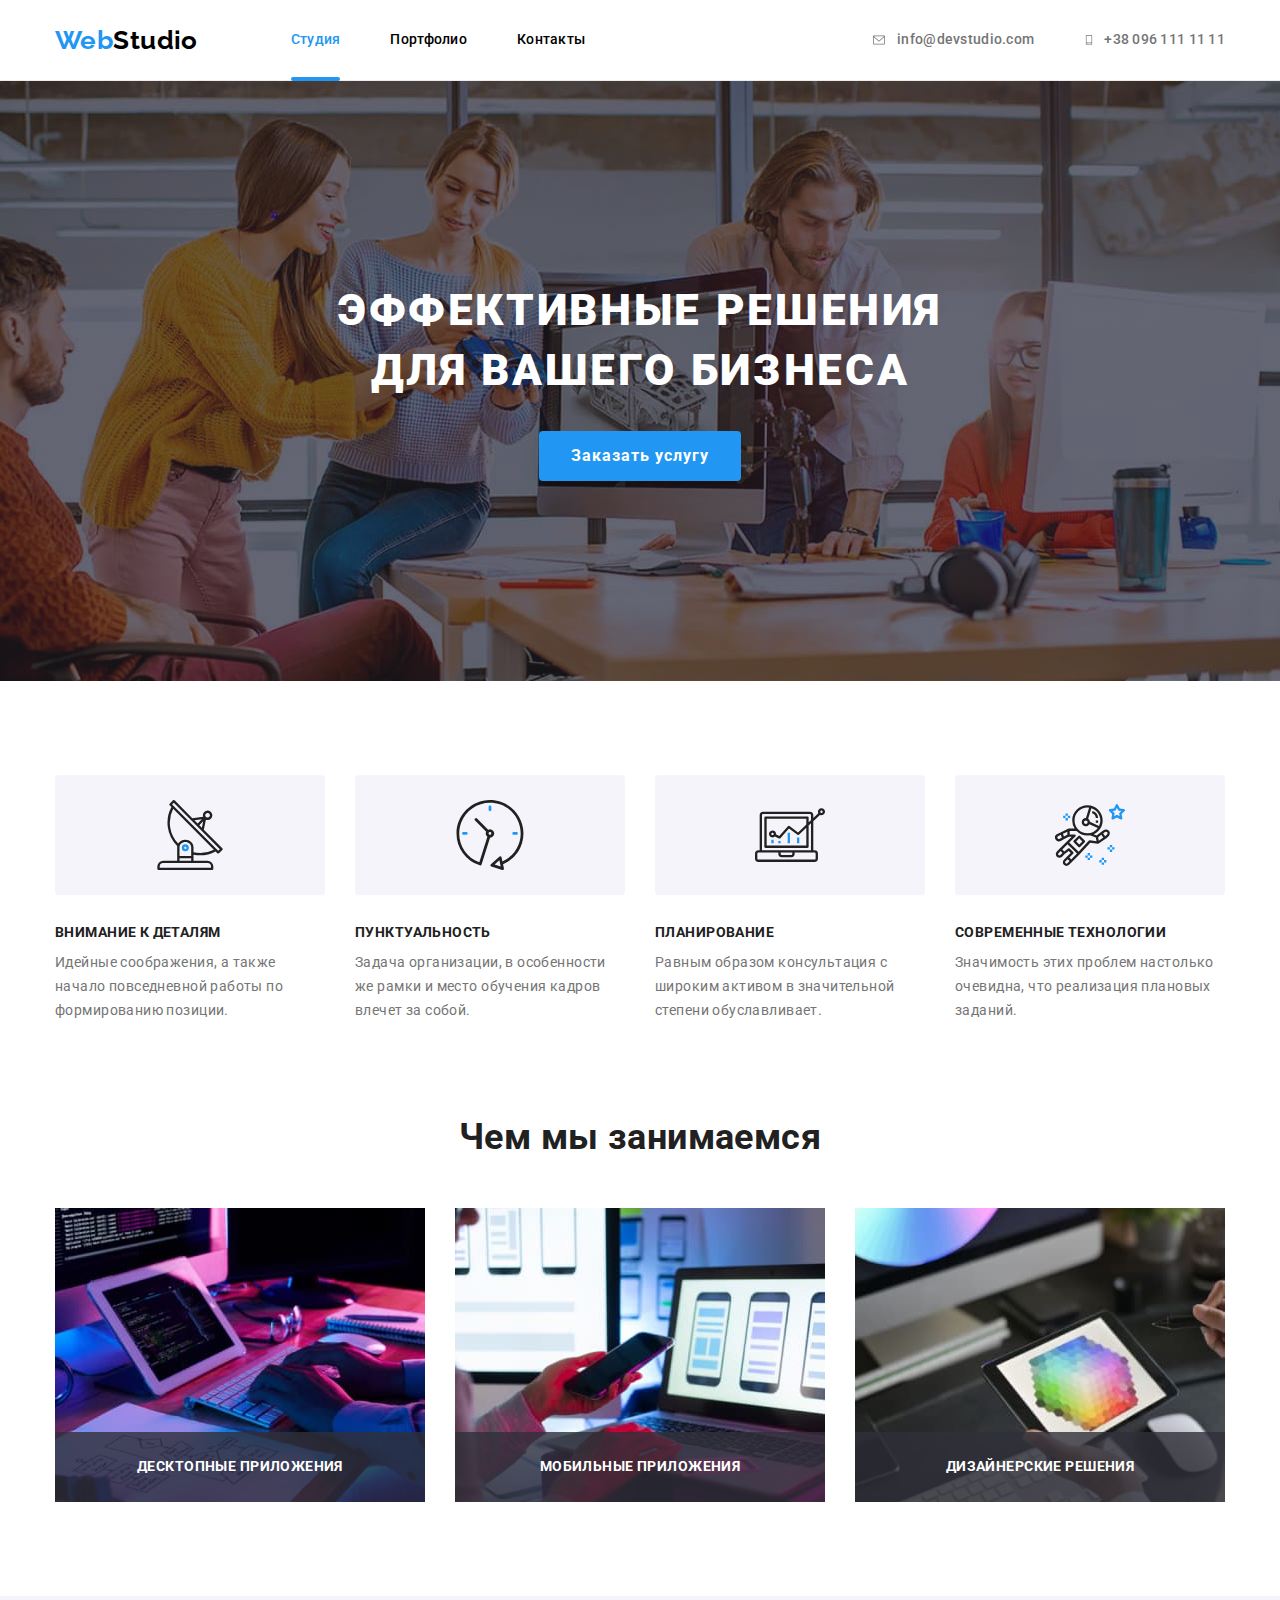
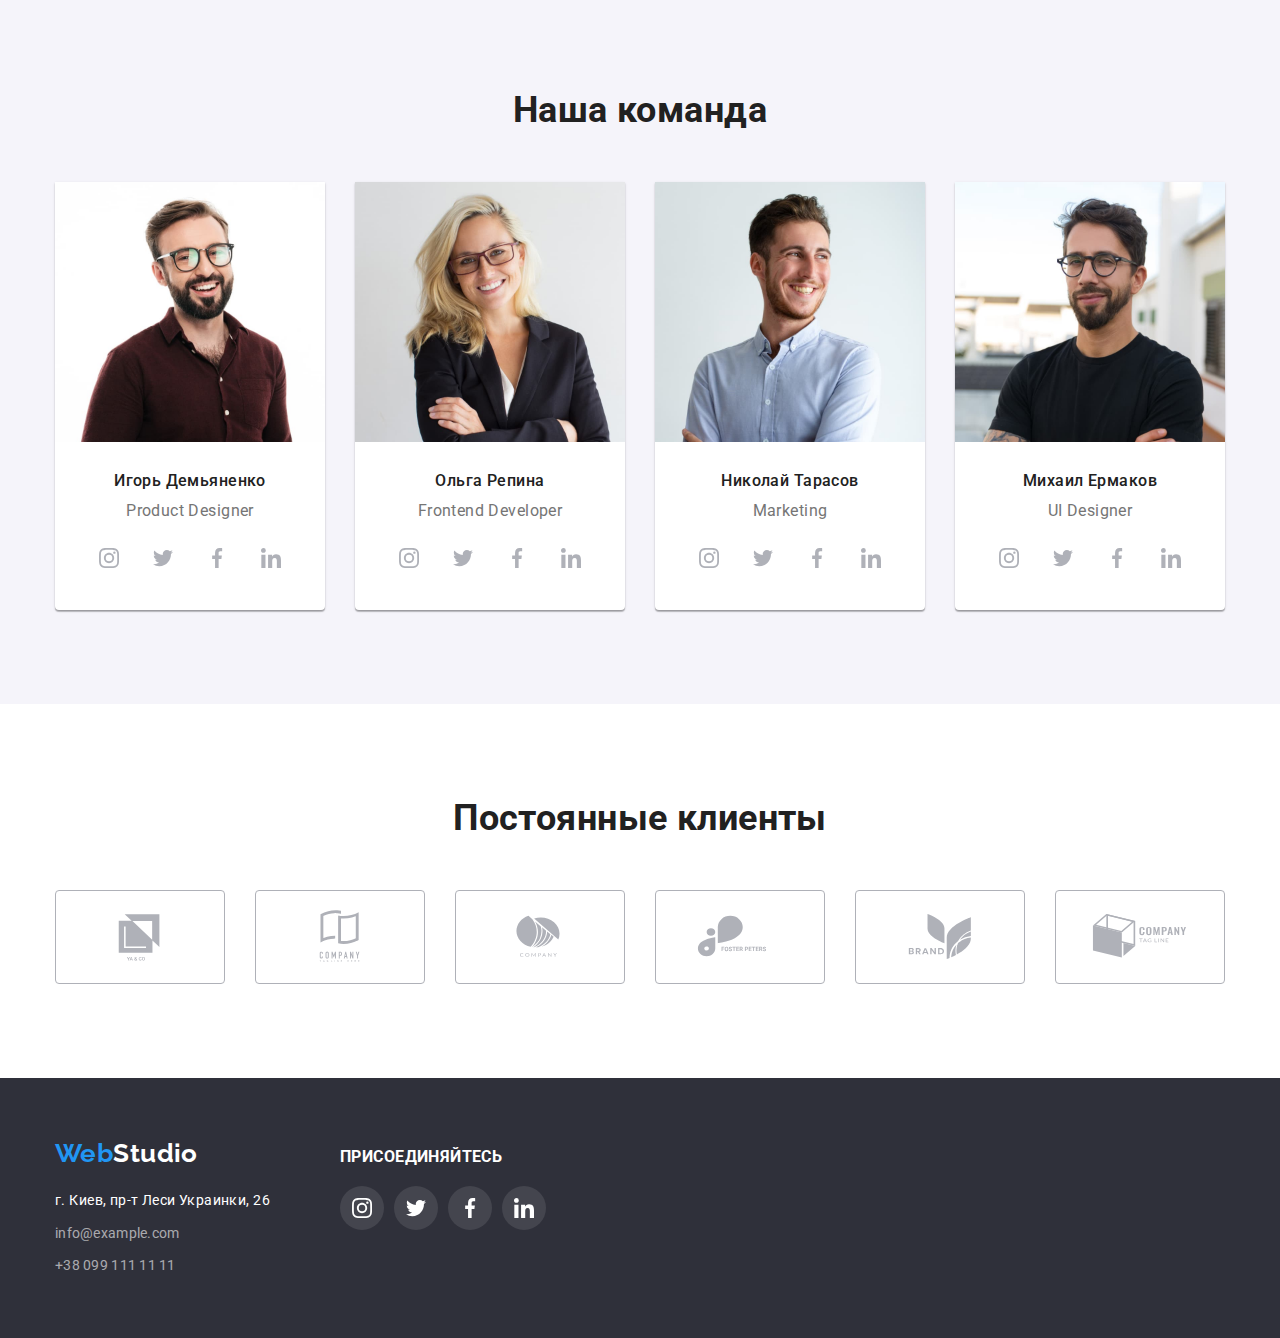
<file: index.html>
<!DOCTYPE html>
<html lang="ru">
	<head>
		<meta charset="UTF-8" />
		<meta http-equiv="X-UA-Compatible" content="IE=edge" />
		<meta name="viewport" content="width=device-width, initial-scale=1.0" />
		<title>Студия</title>
		<link rel="preconnect" href="https://fonts.googleapis.com" />
		<link rel="preconnect" href="https://fonts.gstatic.com" crossorigin />
		<link
			href="https://fonts.googleapis.com/css2?family=Raleway:wght@700&family=Roboto:wght@400;500;700;900&display=swap"
			rel="stylesheet"
		/>
		<link
			rel="stylesheet"
			href="https://cdnjs.cloudflare.com/ajax/libs/modern-normalize/1.1.0/modern-normalize.min.css"
		/>
		<link rel="stylesheet" href="./css/style.css" />
	</head>

	<body>
		<!-- Верхняя линия -->
		<header class="header-main">
			<div class="container header-nav">
				<nav class="nav-list">
					<a href="./index.html" class="logo link">
						<span class="accent">Web</span>
						Studio
					</a>
					<ul class="site-nav list">
						<li class="site-item">
							<a href="./index.html" class="link current">Студия</a>
						</li>
						<li class="site-item">
							<a href="./portfolio.html" class="link">Портфолио</a>
						</li>
						<li class="site-item">
							<a href="" class="link">Контакты</a>
						</li>
					</ul>
				</nav>

				<ul class="contact-header list">
					<li class="contact-item">
						<a href="mailto:info@devstudio.com" class="contact link">
							<svg class="contact-mail" width="16" height="12">
								<use href="./images/icon-img.svg#icon-letter"></use>
							</svg>
							info@devstudio.com
						</a>
					</li>
					<li class="contact-item">
						<a href="tel:+380961111111" class="contact link">
							<svg class="contact-phone" width="10" height="16">
								<use href="./images/icon-img.svg#icon-smartphone"></use>
							</svg>
							+38 096 111 11 11
						</a>
					</li>
				</ul>
			</div>
		</header>

		<!-- Main -->
		<main>
			<!-- Шапка -->
			<section class="hero">
				<div class="container">
					<h1 class="hero-title">Эффективные решения для вашего бизнеса</h1>
					<button class="button-studio" type="button" data-modal-open>Заказать услугу</button>
				</div>
			</section>

			<!-- Преимущества -->
			<section class="section advantage">
				<div class="container">
					<h2 class="section-title visually-hidden">Преимущества</h2>
					<ul class="advantage-list list">
						<li class="advantage-item">
							<div class="advantage-img">
								<svg class="advantage-icon" width="70" height="70">
									<use href="./images/icon-img.svg#icon-antenna"></use>
								</svg>
							</div>
							<h3 class="subtitle">Внимание к деталям</h3>
							<p class="text">Идейные соображения, а также начало повседневной работы по формированию позиции.</p>
						</li>
						<li class="advantage-item">
							<div class="advantage-img">
								<svg class="advantage-icon" width="70" height="70">
									<use href="./images/icon-img.svg#icon-clock"></use>
								</svg>
							</div>
							<h3 class="subtitle">Пунктуальность</h3>
							<p class="text">Задача организации, в особенности же рамки и место обучения кадров влечет за собой.</p>
						</li>
						<li class="advantage-item">
							<div class="advantage-img">
								<svg class="advantage-icon" width="70" height="70">
									<use href="./images/icon-img.svg#icon-diagram"></use>
								</svg>
							</div>
							<h3 class="subtitle">Планирование</h3>
							<p class="text">Равным образом консультация с широким активом в значительной степени обуславливает.</p>
						</li>
						<li class="advantage-item">
							<div class="advantage-img">
								<svg class="advantage-icon" width="70" height="70">
									<use href="./images/icon-img.svg#icon-astronaut"></use>
								</svg>
							</div>
							<h3 class="subtitle">Современные технологии</h3>
							<p class="text">Значимость этих проблем настолько очевидна, что реализация плановых заданий.</p>
						</li>
					</ul>
				</div>
			</section>

			<!-- Услуги -->
			<section class="section service">
				<div class="container">
					<h2 class="section-title">Чем мы занимаемся</h2>
					<ul class="service-list list">
						<li class="service-item">
							<img class="service-image" src="./images/service1.jpg" alt="Верстка" width="370" height="294" />
							<h3 class="service-name subtitle">Десктопные приложения</h3>
						</li>
						<li class="service-item">
							<img class="service-image" src="./images/service2.jpg" alt="Адаптация" width="370" height="294" />
							<h3 class="service-name subtitle">Мобильные приложения</h3>
						</li>
						<li class="service-item">
							<img class="service-image" src="./images/service3.jpg" alt="Дизайн" width="370" height="294" />
							<h3 class="service-name subtitle">Дизайнерские решения</h3>
						</li>
					</ul>
				</div>
			</section>

			<!-- Наша команда -->
			<section class="section team">
				<div class="container">
					<h2 class="section-title">Наша команда</h2>
					<ul class="team-list list">
						<li class="team-card">
							<img class="team-photo" src="./images/photo1.jpg" alt="Фото Игоря Демьяненко" width="270" height="260" />
							<div class="team-description">
								<h3 class="team-title">Игорь Демьяненко</h3>
								<p class="team-text">Product Designer</p>
								<ul class="team-social list">
									<li class="social-item">
										<a class="social-link" href="" aria-label="instagram" target="_blank" rel="noopener noreferrer">
											<svg class="social-icon" width="20" height="20">
												<use href="./images/icon-img.svg#icon-instagram"></use>
											</svg>
										</a>
									</li>
									<li class="social-item">
										<a class="social-link" href="" aria-label="twitter" target="_blank" rel="noopener noreferrer">
											<svg class="social-icon" width="20" height="20">
												<use href="./images/icon-img.svg#icon-twitter"></use>
											</svg>
										</a>
									</li>
									<li class="social-item">
										<a class="social-link" href="" aria-label="facebook" target="_blank" rel="noopener noreferrer">
											<svg class="social-icon" width="20" height="20">
												<use href="./images/icon-img.svg#icon-facebook"></use>
											</svg>
										</a>
									</li>
									<li class="social-item">
										<a class="social-link" href="" aria-label="linkedin" target="_blank" rel="noopener noreferrer">
											<svg class="social-icon" width="20" height="20">
												<use href="./images/icon-img.svg#icon-linkedin"></use>
											</svg>
										</a>
									</li>
								</ul>
							</div>
						</li>
						<li class="team-card">
							<img class="team-photo" src="./images/photo2.jpg" alt="Фото Ольги Репиной" width="270" height="260" />
							<div class="team-description">
								<h3 class="team-title">Ольга Репина</h3>
								<p class="team-text">Frontend Developer</p>
								<ul class="team-social list">
									<li class="social-item">
										<a class="social-link" href="" aria-label="instagram" target="_blank" rel="noopener noreferrer">
											<svg class="social-icon" width="20" height="20">
												<use href="./images/icon-img.svg#icon-instagram"></use>
											</svg>
										</a>
									</li>
									<li class="social-item">
										<a class="social-link" href="" aria-label="twitter" target="_blank" rel="noopener noreferrer">
											<svg class="social-icon" width="20" height="20">
												<use href="./images/icon-img.svg#icon-twitter"></use>
											</svg>
										</a>
									</li>
									<li class="social-item">
										<a class="social-link" href="" aria-label="facebook" target="_blank" rel="noopener noreferrer">
											<svg class="social-icon" width="20" height="20">
												<use href="./images/icon-img.svg#icon-facebook"></use>
											</svg>
										</a>
									</li>
									<li class="social-item">
										<a class="social-link" href="" aria-label="linkedin" target="_blank" rel="noopener noreferrer">
											<svg class="social-icon" width="20" height="20">
												<use href="./images/icon-img.svg#icon-linkedin"></use>
											</svg>
										</a>
									</li>
								</ul>
							</div>
						</li>
						<li class="team-card">
							<img class="team-photo" src="./images/photo3.jpg" alt="Фото Николая Тарасова" width="270" height="260" />
							<div class="team-description">
								<h3 class="team-title">Николай Тарасов</h3>
								<p class="team-text">Marketing</p>
								<ul class="team-social list">
									<li class="social-item">
										<a class="social-link" href="" aria-label="instagram" target="_blank" rel="noopener noreferrer">
											<svg class="social-icon" width="20" height="20">
												<use href="./images/icon-img.svg#icon-instagram"></use>
											</svg>
										</a>
									</li>
									<li class="social-item">
										<a class="social-link" href="" aria-label="twitter" target="_blank" rel="noopener noreferrer">
											<svg class="social-icon" width="20" height="20">
												<use href="./images/icon-img.svg#icon-twitter"></use>
											</svg>
										</a>
									</li>
									<li class="social-item">
										<a class="social-link" href="" aria-label="facebook" target="_blank" rel="noopener noreferrer">
											<svg class="social-icon" width="20" height="20">
												<use href="./images/icon-img.svg#icon-facebook"></use>
											</svg>
										</a>
									</li>
									<li class="social-item">
										<a class="social-link" href="" aria-label="linkedin" target="_blank" rel="noopener noreferrer">
											<svg class="social-icon" width="20" height="20">
												<use href="./images/icon-img.svg#icon-linkedin"></use>
											</svg>
										</a>
									</li>
								</ul>
							</div>
						</li>
						<li class="team-card">
							<img class="team-photo" src="./images/photo4.jpg" alt="Фото Михаила Ермакова" width="270" height="260" />
							<div class="team-description">
								<h3 class="team-title">Михаил Ермаков</h3>
								<p class="team-text">UI Designer</p>
								<ul class="team-social list">
									<li class="social-item">
										<a class="social-link" href="" aria-label="instagram" target="_blank" rel="noopener noreferrer">
											<svg class="social-icon" width="20" height="20">
												<use href="./images/icon-img.svg#icon-instagram"></use>
											</svg>
										</a>
									</li>
									<li class="social-item">
										<a class="social-link" href="" aria-label="twitter" target="_blank" rel="noopener noreferrer">
											<svg class="social-icon" width="20" height="20">
												<use href="./images/icon-img.svg#icon-twitter"></use>
											</svg>
										</a>
									</li>
									<li class="social-item">
										<a class="social-link" href="" aria-label="facebook" target="_blank" rel="noopener noreferrer">
											<svg class="social-icon" width="20" height="20">
												<use href="./images/icon-img.svg#icon-facebook"></use>
											</svg>
										</a>
									</li>
									<li class="social-item">
										<a class="social-link" href="" aria-label="linkedin" target="_blank" rel="noopener noreferrer">
											<svg class="social-icon" width="20" height="20">
												<use href="./images/icon-img.svg#icon-linkedin"></use>
											</svg>
										</a>
									</li>
								</ul>
							</div>
						</li>
					</ul>
				</div>
			</section>

			<!-- Постоянные клиенты -->
			<section class="section clients">
				<div class="container">
					<h2 class="section-title">Постоянные клиенты</h2>
					<ul class="clients-list list">
						<li class="clients-item">
							<a href="" class="clients-company">
								<svg class="clients-icon" width="106" height="60">
									<use href="./images/icon-img.svg#icon-logo1"></use>
								</svg>
							</a>
						</li>
						<li class="clients-item">
							<a href="" class="clients-company">
								<svg class="clients-icon" width="106" height="60">
									<use href="./images/icon-img.svg#icon-logo2"></use>
								</svg>
							</a>
						</li>
						<li class="clients-item">
							<a href="" class="clients-company">
								<svg class="clients-icon" width="106" height="60">
									<use href="./images/icon-img.svg#icon-logo3"></use>
								</svg>
							</a>
						</li>
						<li class="clients-item">
							<a href="" class="clients-company">
								<svg class="clients-icon" width="106" height="60">
									<use href="./images/icon-img.svg#icon-logo4"></use>
								</svg>
							</a>
						</li>
						<li class="clients-item">
							<a href="" class="clients-company">
								<svg class="clients-icon" width="106" height="60">
									<use href="./images/icon-img.svg#icon-logo5"></use>
								</svg>
							</a>
						</li>
						<li class="clients-item">
							<a href="" class="clients-company">
								<svg class="clients-icon" width="106" height="60">
									<use href="./images/icon-img.svg#icon-logo6"></use>
								</svg>
							</a>
						</li>
					</ul>
				</div>
			</section>
		</main>

		<!-- footer -->
		<footer class="footer">
			<div class="container footer-thumb">
				<div class="adress-thumb">
					<a href="./index.html" class="logo link">
						<span class="accent">Web</span>
						Studio
					</a>
					<address>
						<ul class="adress-list list">
							<li class="adress-item">
								<a href="" class="street link">г. Киев, пр-т Леси Украинки, 26</a>
							</li>
							<li class="adress-item">
								<a href="mailto:info@example.com" class="contact link">info@example.com</a>
							</li>
							<li class="adress-item">
								<a href="tel:+380991111111" class="contact link">+38 099 111 11 11</a>
							</li>
						</ul>
					</address>
				</div>

				<div class="join-thumb">
					<h3 class="join-title">присоединяйтесь</h3>
					<ul class="footer-soc list">
						<li class="footer-item">
							<a class="footer-link" href="" aria-label="instagram" target="_blank" rel="noopener noreferrer">
								<svg class="footer-icon" width="20" height="20">
									<use href="./images/icon-img.svg#icon-instagram"></use>
								</svg>
							</a>
						</li>
						<li class="footer-item">
							<a class="footer-link" href="" aria-label="twitter" target="_blank" rel="noopener noreferrer">
								<svg class="footer-icon" width="20" height="20">
									<use href="./images/icon-img.svg#icon-twitter"></use>
								</svg>
							</a>
						</li>
						<li class="footer-item">
							<a class="footer-link" href="" aria-label="facebook" target="_blank" rel="noopener noreferrer">
								<svg class="footer-icon" width="20" height="20">
									<use href="./images/icon-img.svg#icon-facebook"></use>
								</svg>
							</a>
						</li>
						<li class="footer-item">
							<a class="footer-link" href="" aria-label="linkedin" target="_blank" rel="noopener noreferrer">
								<svg class="footer-icon" width="20" height="20">
									<use href="./images/icon-img.svg#icon-linkedin"></use>
								</svg>
							</a>
						</li>
					</ul>
				</div>
			</div>
		</footer>

		<div class="backdrop is-hidden" data-modal>
			<div class="modal">
				<button class="modal-btn" type="button" data-modal-close>
					<svg class="modal-btn-image" width="18" height="18">
						<use href="./images/icon-img.svg#icon-close-modal-img"></use>
					</svg>
				</button>
			</div>
		</div>

		<script src="./js/modal.js"></script>
	</body>
</html>
</file>
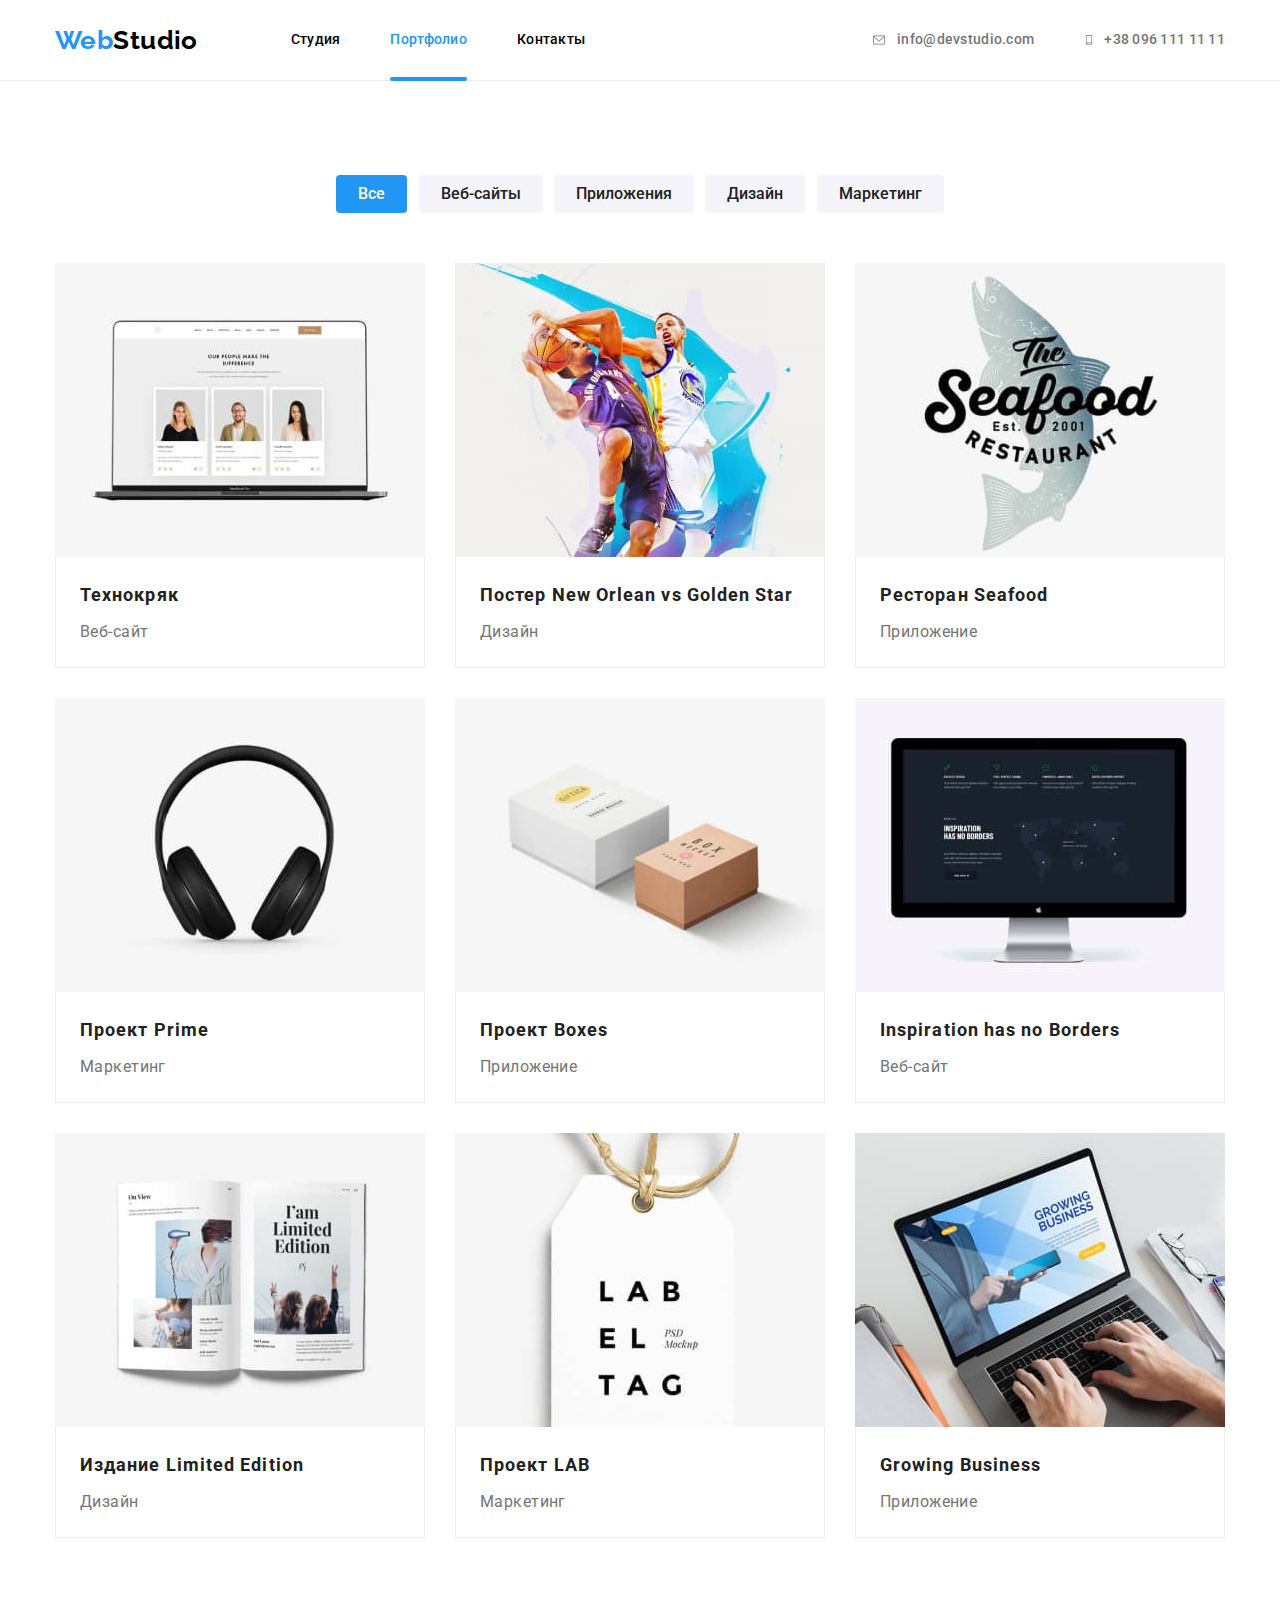
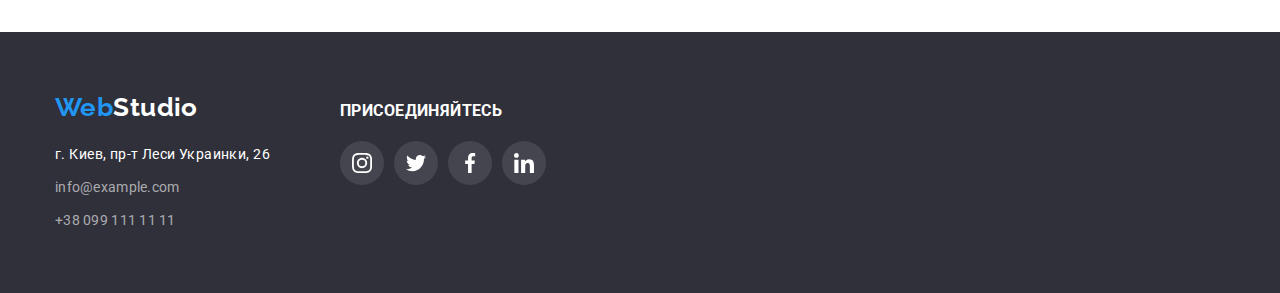
<file: portfolio.html>
<!DOCTYPE html>
<html lang="ru">
	<head>
		<meta charset="UTF-8" />
		<meta http-equiv="X-UA-Compatible" content="IE=edge" />
		<meta name="viewport" content="width=device-width, initial-scale=1.0" />
		<title>Портфолио</title>
		<link rel="preconnect" href="https://fonts.googleapis.com" />
		<link rel="preconnect" href="https://fonts.gstatic.com" crossorigin />
		<link
			href="https://fonts.googleapis.com/css2?family=Raleway:wght@700&family=Roboto:wght@400;500;700;900&display=swap"
			rel="stylesheet"
		/>
		<link
			rel="stylesheet"
			href="https://cdnjs.cloudflare.com/ajax/libs/modern-normalize/1.1.0/modern-normalize.min.css"
		/>
		<link rel="stylesheet" href="./css/style.css" />
	</head>

	<body>
		<!-- Верхняя линия -->
		<header class="header-main">
			<div class="container header-nav">
				<nav class="nav-list">
					<a href="./index.html" class="logo link">
						<span class="accent">Web</span>
						Studio
					</a>
					<ul class="site-nav list">
						<li class="site-item">
							<a href="./index.html" class="link">Студия</a>
						</li>
						<li class="site-item">
							<a href="./portfolio.html" class="link current">Портфолио</a>
						</li>
						<li class="site-item">
							<a href="" class="link">Контакты</a>
						</li>
					</ul>
				</nav>

				<ul class="contact-header list">
					<li class="contact-item">
						<a href="mailto:info@devstudio.com" class="contact link">
							<svg class="contact-mail" width="16" height="12">
								<use href="./images/icon-img.svg#icon-letter"></use>
							</svg>
							info@devstudio.com
						</a>
					</li>
					<li class="contact-item">
						<a href="tel:+380961111111" class="contact link">
							<svg class="contact-phone" width="10" height="16">
								<use href="./images/icon-img.svg#icon-smartphone"></use>
							</svg>
							+38 096 111 11 11
						</a>
					</li>
				</ul>
			</div>
		</header>

		<!-- main -->
		<main>
			<!-- filters -->

			<section class="section filters">
				<div class="container">
					<h1 class="filters-title visually-hidden">Проекты</h1>
					<ul class="filters-list list">
						<li class="filters-item">
							<button type="button" class="filters-btn current-btn">Все</button>
						</li>
						<li class="filters-item">
							<button type="button" class="filters-btn">Веб-сайты</button>
						</li>
						<li class="filters-item">
							<button type="button" class="filters-btn">Приложения</button>
						</li>
						<li class="filters-item">
							<button type="button" class="filters-btn">Дизайн</button>
						</li>
						<li class="filters-item">
							<button type="button" class="filters-btn">Маркетинг</button>
						</li>
					</ul>
					<!-- project -->
					<ul class="project-list list">
						<li class="project-card">
							<a class="project-link link" href="" target="_blank" rel="noopener noreferrer">
								<div class="card-actions">
									<img class="card-image" src="./images/imgportfolio1.jpg" alt="ноутбук" width="370" height="294" />
									<p class="card-information">
										Ресурс предлагает комплексные предложения с разным уровнем функционала и сервисов. Все это позволит
										посетителю получить исчерпывающие сведения о&nbsp;компании или частном лице.
									</p>
								</div>
								<div class="project-item">
									<h3 class="project-title">Технокряк</h3>
									<p class="project-text">Веб-сайт</p>
								</div>
							</a>
						</li>
						<li class="project-card">
							<a class="project-link link" href="" target="_blank" rel="noopener noreferrer">
								<div class="card-actions">
									<img
										class="card-image"
										src="./images/imgportfolio2.jpg"
										alt="баскетболист"
										width="370"
										height="294"
									/>

									<p class="card-information">
										Ресурс предлагает комплексные предложения с разным уровнем функционала и сервисов. Все это позволит
										посетителю получить исчерпывающие сведения о&nbsp;компании или частном лице.
									</p>
								</div>
								<div class="project-item">
									<h3 class="project-title">Постер New Orlean vs Golden Star</h3>
									<p class="project-text">Дизайн</p>
								</div>
							</a>
						</li>
						<li class="project-card">
							<a class="project-link link" href="" target="_blank" rel="noopener noreferrer">
								<div class="card-actions">
									<img class="card-image" src="./images/imgportfolio3.jpg" alt="логотип" width="370" height="294" />

									<p class="card-information">
										Ресурс предлагает комплексные предложения с разным уровнем функционала и сервисов. Все это позволит
										посетителю получить исчерпывающие сведения о&nbsp;компании или частном лице.
									</p>
								</div>
								<div class="project-item">
									<h3 class="project-title">Ресторан Seafood</h3>
									<p class="project-text">Приложение</p>
								</div>
							</a>
						</li>
						<li class="project-card">
							<a class="project-link link" href="" target="_blank" rel="noopener noreferrer">
								<div class="card-actions">
									<img class="card-image" src="./images/imgportfolio4.jpg" alt="наушники" width="370" height="294" />
									<p class="card-information">
										Ресурс предлагает комплексные предложения с разным уровнем функционала и сервисов. Все это позволит
										посетителю получить исчерпывающие сведения о&nbsp;компании или частном лице.
									</p>
								</div>
								<div class="project-item">
									<h3 class="project-title">Проект Prime</h3>
									<p class="project-text">Маркетинг</p>
								</div>
							</a>
						</li>
						<li class="project-card">
							<a class="project-link link" href="" target="_blank" rel="noopener noreferrer">
								<div class="card-actions">
									<img class="card-image" src="./images/imgportfolio5.jpg" alt="коробки" width="370" height="294" />
									<p class="card-information">
										Ресурс предлагает комплексные предложения с разным уровнем функционала и сервисов. Все это позволит
										посетителю получить исчерпывающие сведения о&nbsp;компании или частном лице.
									</p>
								</div>

								<div class="project-item">
									<h3 class="project-title">Проект Boxes</h3>
									<p class="project-text">Приложение</p>
								</div>
							</a>
						</li>
						<li class="project-card">
							<a class="project-link link" href="" target="_blank" rel="noopener noreferrer">
								<div class="card-actions">
									<img class="card-image" src="./images/imgportfolio6.jpg" alt="монитор" width="370" height="294" />
									<p class="card-information">
										Ресурс предлагает комплексные предложения с разным уровнем функционала и сервисов. Все это позволит
										посетителю получить исчерпывающие сведения о&nbsp;компании или частном лице.
									</p>
								</div>

								<div class="project-item">
									<h3 class="project-title">Inspiration has no Borders</h3>
									<p class="project-text">Веб-сайт</p>
								</div>
							</a>
						</li>
						<li class="project-card">
							<a class="project-link link" href="" target="_blank" rel="noopener noreferrer">
								<div class="card-actions">
									<img class="card-image" src="./images/imgportfolio7.jpg" alt="книги" width="370" height="294" />
									<p class="card-information">
										Ресурс предлагает комплексные предложения с разным уровнем функционала и сервисов. Все это позволит
										посетителю получить исчерпывающие сведения о&nbsp;компании или частном лице.
									</p>
								</div>

								<div class="project-item">
									<h3 class="project-title">Издание Limited Edition</h3>
									<p class="project-text">Дизайн</p>
								</div>
							</a>
						</li>
						<li class="project-card">
							<a class="project-link link" href="" target="_blank" rel="noopener noreferrer">
								<div class="card-actions">
									<img class="card-image" src="./images/imgportfolio8.jpg" alt="бирка" width="370" height="294" />
									<p class="card-information">
										Ресурс предлагает комплексные предложения с разным уровнем функционала и сервисов. Все это позволит
										посетителю получить исчерпывающие сведения о&nbsp;компании или частном лице.
									</p>
								</div>

								<div class="project-item">
									<h3 class="project-title">Проект LAB</h3>
									<p class="project-text">Маркетинг</p>
								</div>
							</a>
						</li>
						<li class="project-card">
							<a class="project-link link" href="" target="_blank" rel="noopener noreferrer">
								<div class="card-actions">
									<img class="card-image" src="./images/imgportfolio9.jpg" alt="ноутбук" width="370" height="294" />
									<p class="card-information">
										Ресурс предлагает комплексные предложения с разным уровнем функционала и сервисов. Все это позволит
										посетителю получить исчерпывающие сведения о&nbsp;компании или частном лице.
									</p>
								</div>

								<div class="project-item">
									<h3 class="project-title">Growing Business</h3>
									<p class="project-text">Приложение</p>
								</div>
							</a>
						</li>
					</ul>
				</div>
			</section>
		</main>

		<!-- footer -->

		<footer class="footer">
			<div class="container footer-thumb">
				<div class="adress-thumb">
					<a href="./index.html" class="logo link">
						<span class="accent">Web</span>
						Studio
					</a>
					<address>
						<ul class="adress-list list">
							<li class="adress-item">
								<a href="" class="street link">г. Киев, пр-т Леси Украинки, 26</a>
							</li>
							<li class="adress-item">
								<a href="mailto:info@example.com" class="contact link">info@example.com</a>
							</li>
							<li class="adress-item">
								<a href="tel:+380991111111" class="contact link">+38 099 111 11 11</a>
							</li>
						</ul>
					</address>
				</div>

				<div class="join-thumb">
					<h3 class="join-title">присоединяйтесь</h3>
					<ul class="footer-soc list">
						<li class="footer-item">
							<a class="footer-link" href="" aria-label="instagram" target="_blank" rel="noopener noreferrer">
								<svg class="footer-icon" width="20" height="20">
									<use href="./images/icon-img.svg#icon-instagram"></use>
								</svg>
							</a>
						</li>
						<li class="footer-item">
							<a class="footer-link" href="" aria-label="twitter" target="_blank" rel="noopener noreferrer">
								<svg class="footer-icon" width="20" height="20">
									<use href="./images/icon-img.svg#icon-twitter"></use>
								</svg>
							</a>
						</li>
						<li class="footer-item">
							<a class="footer-link" href="" aria-label="facebook" target="_blank" rel="noopener noreferrer">
								<svg class="footer-icon" width="20" height="20">
									<use href="./images/icon-img.svg#icon-facebook"></use>
								</svg>
							</a>
						</li>
						<li class="footer-item">
							<a class="footer-link" href="" aria-label="linkedin" target="_blank" rel="noopener noreferrer">
								<svg class="footer-icon" width="20" height="20">
									<use href="./images/icon-img.svg#icon-linkedin"></use>
								</svg>
							</a>
						</li>
					</ul>
				</div>
			</div>
		</footer>
	</body>
</html>
</file>
<file: css/style.css>
/* Цвет основного текста background: #757575; */
/* Вторичный цвет текста background: #212121; */
/* акцент background: #2196F3; */
/* основной цвет фона background: #FFFFFF; */
/* вторичный цвет фона footer main  background: #2F303A; */
/* третичный цвет фона background: #F5F4FA; */
/* заливка иконок #AFB1B8; */

:root {
	--primary-text-color: #757575;
	--title-text-color: #212121;
	--logo-text-color: #000000;
	--accent-color: #2196f3;
	--primary-bcg-color: #ffffff;
	--secondary-bcg-color: #2f303a;
	--tertiary-bck-color: #f5f4fa;
	--icon-fill-color: #afb1b8;
	--overlay-bgc-color: rgba(33, 150, 243, 0.9);
}

body {
	background-color: var(--primary-bcg-color);
	color: var(--primary-text-color);
	font-family: Roboto, sans-serif;
	font-size: 14px;
	letter-spacing: 0.03em;
}

/* Утилиты */
h1,
h2,
h3,
h4,
h5,
h6,
p,
ul {
	margin: 0;
	padding: 0;
}

.list {
	list-style: none;
}

.link {
	text-decoration: none;
}

.visually-hidden {
	position: absolute;
	width: 1px;
	height: 1px;
	margin: -1px;
	border: 0;
	padding: 0;

	white-space: nowrap;
	clip-path: inset(100%);
	clip: rect(0 0 0 0);
	overflow: hidden;
}

.section {
	padding-top: 94px;
	padding-bottom: 94px;
}

.section-title {
	margin-top: 0;
	margin-bottom: 50px;

	color: var(--title-text-color);
	font-size: 36px;
	line-height: 1.16;
	text-align: center;
}

.subtitle {
	font-size: 14px;
	line-height: 1.14;
	text-transform: uppercase;
}

.text {
	line-height: 1.71;
}
/* Container */

.container {
	margin-left: auto;
	margin-right: auto;
	width: 1200px;
	padding-left: 15px;
	padding-right: 15px;
	/* outline: 4px solid indigo; */
}

/* header */
.header-main {
	border-bottom: 1px solid #ececec;
}

.header-nav {
	display: flex;
	align-items: center;
}

/* Logo */

.logo {
	display: flex;
	color: var(--logo-text-color);
	font-family: Raleway, sans-serif;
	font-weight: 700;
	font-size: 26px;
	line-height: 1.19;
}

.logo .accent {
	color: var(--accent-color);
	font-family: Raleway, sans-serif;
	font-weight: 700;
	font-size: 26px;
	line-height: 1.19;
}

/* Navigation */
.nav-list {
	display: flex;
	align-items: center;
}

.site-nav {
	display: flex;
	margin-left: 93px;
}

.site-item {
	position: relative;
}

.site-item:not(:last-child) {
	margin-right: 50px;
}

.site-nav .link,
.site-cont .link {
	display: block;
	padding-top: 32px;
	padding-bottom: 32px;

	color: var(--logo-text-color);
	font-weight: 500;
	line-height: 1.14;
	letter-spacing: 0.02em;

	transition: color 250ms cubic-bezier(0.4, 0, 0.2, 1);
}

.site-nav .link:hover,
.site-nav .link:focus {
	color: var(--accent-color);
}

.site-nav .link.current {
	color: var(--accent-color);
}

.current::after {
	display: block;
	content: "";

	position: absolute;
	bottom: -1px;

	width: 100%;
	height: 4px;
	background-color: var(--accent-color);
	border-radius: 2px;

	transition: opacity 250ms cubic-bezier(0.4, 0, 0.2, 1);
}

/* Contacts */

.contact-header {
	display: flex;
	margin-left: auto;
}

.contact-item:not(:last-child) {
	margin-right: 50px;
}

.contact.link {
	display: flex;
	align-items: center;

	color: var(--primary-text-color);
	font-weight: 500;
	line-height: 1.14;
	letter-spacing: 0.02em;

	transition: color 250ms cubic-bezier(0.4, 0, 0.2, 1);
}

.contact-mail {
	margin-right: 10px;
	fill: currentColor;
}

.contact-phone {
	margin-right: 10px;
	fill: currentColor;
}

.contact-header .contact {
	display: flex;
	padding-top: 32px;
	padding-bottom: 32px;
}

.contact.link:hover,
.contact.link:focus {
	color: var(--accent-color);
}

/* Main index.html */

/* Шапка */

.hero {
	padding-top: 200px;
	padding-bottom: 200px;
	align-items: center;
	text-align: center;
	margin-left: auto;
	margin-right: auto;
	max-width: 1600px;
	background-color: #c4c4c4;
	background-image: linear-gradient(to left, rgba(47, 48, 58, 0.4), rgba(47, 48, 58, 0.4)), url(../images/hero-bgc.jpg);
	background-repeat: no-repeat, no-repeat;
	background-position: center, center;
	background-size: cover, cover;
}

.hero-title {
	max-width: 696px;
	margin-right: auto;
	margin-left: auto;
	margin-bottom: 30px;

	color: var(--primary-bcg-color);
	font-weight: 900;
	font-size: 44px;
	line-height: 1.36;
	letter-spacing: 0.06em;
	text-transform: uppercase;
}

/* Button */

.button-studio {
	padding: 10px 32px;
	box-shadow: 0px 4px 4px rgba(0, 0, 0, 0.15);
	border-radius: 4px;
	border: none;

	color: var(--primary-bcg-color);
	background-color: var(--accent-color);
	font-weight: 700;
	font-size: 16px;
	line-height: 1.88;
	letter-spacing: 0.06em;

	cursor: pointer;

	transition: background-color 250ms cubic-bezier(0.4, 0, 0.2, 1);
}

.button-studio:hover,
.button-studio:focus {
	background-color: #188ce8;
}

/* Backdrop */

.backdrop {
	position: fixed;
	top: 0;
	left: 0;
	width: 100%;
	height: 100%;
	background-color: rgba(0, 0, 0, 0.2);

	opacity: 1;

	transition: opacity 400ms cubic-bezier(0.4, 0, 0.2, 1);
}

.backdrop.is-hidden {
	opacity: 0;
	visibility: hidden;
	pointer-events: none;
}

.backdrop.is-hidden .modal {
	transform: translate(-50%, -50%) scale(0);
}

.modal {
	position: absolute;
	top: 50%;
	left: 50%;
	transform: translate(-50%, -50%) scale(1);

	min-width: 528px;
	min-height: 581px;

	background-color: var(--primary-bcg-color);

	transition: transform 400ms cubic-bezier(0.4, 0, 0.2, 1);
}

.modal-btn {
	position: absolute;
	top: 8px;
	right: 8px;

	display: flex;
	justify-content: center;
	align-items: center;
	width: 30px;
	height: 30px;

	color: blueviolet;
	background: #ffffff;
	border-radius: 50%;
	border: 1px solid rgba(0, 0, 0, 0.1);

	cursor: pointer;
}

.modal-btn-image {
	fill: currentColor;
}

/* Преимущества */
.section.advantage {
	padding-bottom: 0;
}

.advantage-list {
	display: flex;
}

.advantage-item {
	max-width: 270px;
}

.advantage-item:not(:last-child) {
	margin-right: 30px;
}

.advantage-img {
	display: flex;
	justify-content: center;
	align-items: center;
	width: 270px;
	height: 120px;
	margin-bottom: 30px;
	background-color: var(--tertiary-bck-color);
	border-radius: 4px;
}

.advantage-list .subtitle {
	margin-bottom: 10px;

	color: var(--title-text-color);
}

/* Услуги */

.service-list {
	display: flex;
}

.service-item {
	position: relative;

	margin-right: 30px;
}

.service-item:last-child {
	margin-right: 0;
}

.service-image {
	display: block;
	max-width: 100%;
	height: auto;
}

.service-name {
	position: absolute;
	bottom: 0;
	left: 0;
	height: 70px;
	width: 100%;

	padding: 27px 10px;

	text-align: center;
	color: var(--primary-bcg-color);
	background-color: rgba(47, 48, 58, 0.8);
}

/* Наша Команда */

.team {
	background-color: var(--tertiary-bck-color);
}

.team-list {
	display: flex;
}

.team-card {
	display: inline-block;
	width: 270px;
	background: #ffffff;
	box-shadow: 0px 1px 3px rgba(0, 0, 0, 0.12), 0px 1px 1px rgba(0, 0, 0, 0.14), 0px 2px 1px rgba(0, 0, 0, 0.2);
	border-radius: 0px 0px 4px 4px;
	/* outline: 4px solid blueviolet; */
}

.team-card:not(:last-child) {
	margin-right: 30px;
}

.team-photo {
	display: block;
	max-width: 100%;
	height: auto;
}

.team-description {
	padding: 30px 10px;
}

.team-title {
	color: var(--title-text-color);
	font-weight: 500;
	font-size: 16px;
	line-height: 1.18;
	text-align: center;
	margin-bottom: 10px;
}

.team-text {
	font-size: 16px;
	line-height: 1.19;
	text-align: center;
	margin-bottom: 16px;
}

.team-social {
	display: flex;
	justify-content: center;
}

.social-item:not(:last-child) {
	margin-right: 10px;
}

.social-link {
	display: flex;
	justify-content: center;
	align-items: center;
	width: 44px;
	height: 44px;
	color: var(--icon-fill-color);
	background: var(--primary-bcg-color);
	border-radius: 50%;

	transition: color 250ms cubic-bezier(0.4, 0, 0.2, 1), background-color 250ms cubic-bezier(0.4, 0, 0.2, 1);
}

.social-icon {
	fill: currentColor;
}

.social-link:hover,
.social-link:focus {
	background-color: var(--accent-color);
	color: var(--primary-bcg-color);
}

/* Постоянные клиенты */

.clients-list {
	display: flex;
}

.clients-item {
	display: flex;
}

.clients-company {
	display: flex;
	justify-content: center;
	align-items: center;
	width: 170px;
	height: 94px;
	color: var(--icon-fill-color);
	border: 1px solid var(--icon-fill-color);
	border-radius: 4px;

	transition: color 250ms cubic-bezier(0.4, 0, 0.2, 1), border-color 250ms cubic-bezier(0.4, 0, 0.2, 1);
}

.clients-icon {
	fill: currentColor;
}

.clients-item:not(:last-child) {
	margin-right: 30px;
}

.clients-company:hover,
.clients-company:focus {
	color: var(--accent-color);
	border-color: var(--accent-color);
}

/* footer */

/* logo */

.footer {
	background-color: var(--secondary-bcg-color);
	padding-top: 60px;
	padding-bottom: 60px;
}

.footer-thumb {
	display: flex;
	align-items: baseline;
}

.adress-thumb {
	display: block;
}

.adress-thumb:not(:last-child) {
	margin-right: 70px;
}

.footer .logo {
	display: flex;
	color: var(--primary-bcg-color);
	margin-top: 0;
	margin-bottom: 20px;
}

.adress-list.list {
	font-style: normal;
	display: inline-block;

	/* outline: 4px solid blueviolet; */
}

.adress-item:not(:last-child) {
	margin-bottom: 9px;
}

.street {
	color: var(--primary-bcg-color);
	line-height: 1.71;
	margin-left: 0;
}

.adress-list .contact {
	color: rgba(255, 255, 255, 0.6);
	font-weight: 400;
	line-height: 1.71;
}

.join-thumb {
	display: inline-block;
	margin-right: auto;
}

.join-title {
	color: var(--primary-bcg-color);
	font-weight: 700;
	line-height: 1.14;
	text-transform: uppercase;
	margin-bottom: 20px;
}

.footer-soc {
	display: flex;
}

.footer-link {
	display: flex;
	justify-content: center;
	align-items: center;
	width: 44px;
	height: 44px;

	color: var(--primary-bcg-color);
	background: rgba(255, 255, 255, 0.1);
	border-radius: 50%;

	transition: background-color 250ms cubic-bezier(0.4, 0, 0.2, 1);
}

.footer-icon {
	fill: currentColor;
	/* outline: 2px solid blueviolet; */
}

.footer-item:not(:last-child) {
	margin-right: 10px;
}

.footer-link:hover,
.footer-link:focus {
	background-color: var(--accent-color);
}

/* Main portfolio.html */

/* Filters */
.filters-title {
	color: var(--title-text-color);
	font-weight: 900;
	font-size: 44px;
	line-height: 1.36;
	text-align: center;
	letter-spacing: 0.06em;
	text-transform: uppercase;
}

.filters-list {
	margin-bottom: 50px;
	margin-left: auto;
	margin-right: auto;
	align-content: center;
	text-align: center;
}

.filters-item {
	margin-right: 8px;
	display: inline-block;
}

.filters-item:last-child {
	margin-right: 0;
}

.filters-btn {
	padding: 6px 22px;
	border-radius: 4px;
	border: none;

	color: var(--title-text-color);
	background-color: var(--tertiary-bck-color);
	font-weight: 500;
	font-size: 16px;
	line-height: 1.62;
	text-align: center;

	cursor: pointer;

	transition: color 250ms cubic-bezier(0.4, 0, 0.2, 1), background-color 250ms cubic-bezier(0.4, 0, 0.2, 1),
		box-shadow 250ms cubic-bezier(0.4, 0, 0.2, 1);
	/* outline: 4px solid blueviolet; */
}

.filters-btn:hover,
.filters-btn:focus {
	color: var(--primary-bcg-color);
	background-color: var(--accent-color);
	box-shadow: 0px 3px 1px rgba(0, 0, 0, 0.1), 0px 1px 2px rgba(0, 0, 0, 0.08), 0px 2px 2px rgba(0, 0, 0, 0.12);
}

.filters-btn.current-btn {
	color: var(--primary-bcg-color);
	background-color: var(--accent-color);
}

/* Projects */
.project-list {
	display: flex;
	flex-wrap: wrap;
}

.project-card {
	display: flex;
	margin-right: 30px;
	margin-bottom: 30px;
}

.project-link {
	width: 370px;

	transition: box-shadow 250ms cubic-bezier(0.4, 0, 0.2, 1);
}

.project-card:nth-child(3n) {
	margin-right: 0;
}

.project-card:nth-last-child(-n + 3) {
	margin-bottom: 0;
}

.card-actions {
	position: relative;
	display: block;
	overflow: hidden;
}

.card-image {
	display: block;
	max-width: 100%;
	height: auto;
}

.card-information {
	position: absolute;
	top: 0;
	left: 0;
	padding: 63px 24px;
	height: 100%;
	width: 100%;

	font-size: 18px;
	line-height: 1.5;
	letter-spacing: 0.03em;

	color: #ffffff;
	background-color: var(--overlay-bgc-color);

	transform: translateY(+100%);
	transition: transform 250ms cubic-bezier(0.4, 0, 0.2, 1);
	/* outline: 2px solid tomato; */
}

.project-item {
	padding: 20px 24px;
	border-bottom: 1px solid #eeeeee;
	border-left: 1px solid #eeeeee;
	border-right: 1px solid #eeeeee;
	/* outline: 4px solid blueviolet; */
}

.project-title {
	color: var(--title-text-color);
	font-size: 18px;
	line-height: 2;
	letter-spacing: 0.06em;
	margin-bottom: 4px;
}

.project-text {
	color: var(--primary-text-color);
	font-size: 16px;
	line-height: 1.88;
}

.project-link:hover .card-information,
.project-link:focus .card-information {
	transform: translateY(0);
}
.project-link:hover,
.project-link:focus {
	box-shadow: 0px 1px 1px rgba(0, 0, 0, 0.12), 0px 4px 4px rgba(0, 0, 0, 0.06), 1px 4px 6px rgba(0, 0, 0, 0.16);
}
</file>
